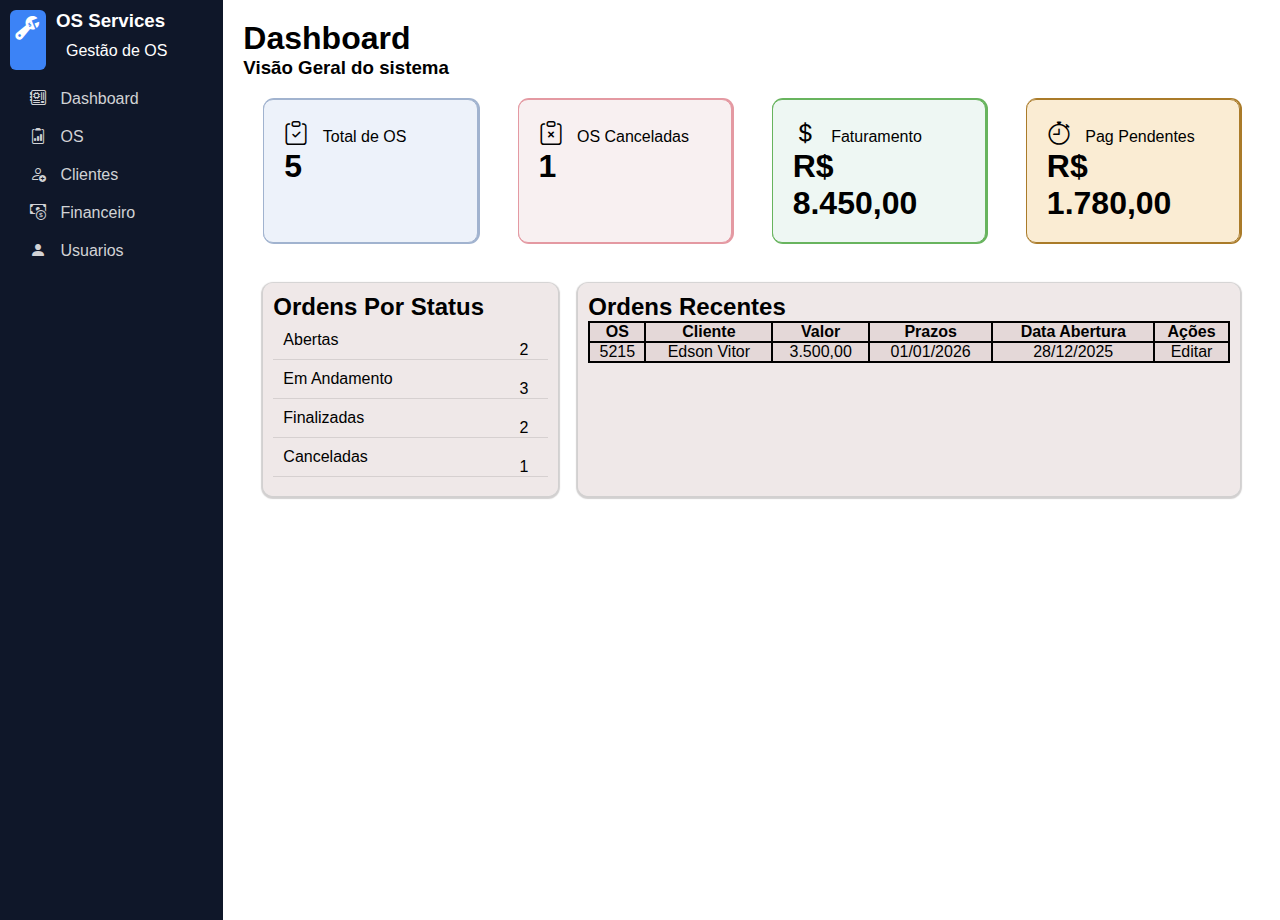
<file: index.html>
<!DOCTYPE html>
<html lang="en">
<head>
    <meta charset="UTF-8">
    <meta name="viewport" content="width=device-width, initial-scale=1.0">
    <title>OS_Services</title>
    <link rel="stylesheet" href="https://cdn.jsdelivr.net/npm/bootstrap-icons@1.11.3/font/bootstrap-icons.min.css">
    <link rel="stylesheet" href="dashboard.css">
    <link rel="stylesheet" href="sidebar.css">
</head>
<body>
        <div class="sidebar">
            <div class="logo-titulos">
                <div class="logo">
                    <i class="bi bi-wrench-adjustable"></i>
                </div>
                <div class="titulos">
                    <h3>OS Services</h3>
                    <p>Gestão de OS</p>
                </div>
            </div>
              
            <div class="lista">
                <ul class="sidebar_ul">
                    <li class="sidebar_li"><i class="bi bi-motherboard"></i> <span>Dashboard</span></li>
                    <li class="sidebar_li"><i class="bi bi-clipboard2-data"></i> <span> OS</span></li>
                    <li class="sidebar_li"><i class="bi bi-person-add"></i> <span>Clientes</span></li>
                    <li class="sidebar_li"><i class="bi bi-cash-coin"></i> <span>Financeiro</span></li>
                    <li class="sidebar_li"><i class="bi bi-person-fill"></i> <span>Usuarios</span></li>
                </ul>
            </div>
        </div>

        <main>
            <h1>Dashboard</h1>
            <h3>Visão Geral do sistema</h3>


            <div class="cards">
                <div class="card total_os">
                    <i class="bi bi-clipboard-check"></i>
                    <span>Total de OS</span>
                    <h1>5</h1>
                </div>
                <div class="card canceladas_os">
                    <i class="bi bi-clipboard-x"></i>
                    <span>OS Canceladas</span>
                    <h1>1</h1>
                </div>
                <div class="card faturamento_os">
                    <i class="bi bi-currency-dollar"></i>
                    <span>Faturamento</span>
                    <h1>R$ 8.450,00</h1>
                </div>
                <div class="card pendente_os">
                    <i class="bi bi-stopwatch"></i>
                    <span>Pag Pendentes</span>
                    <h1>R$ 1.780,00</h1>
                </div>
            </div>

            <div class="container">
                <div class="status">
                    <h2>Ordens Por Status</h2>
                    <ul>
                        <li>Abertas <span>2</span></li>
                        <li>Em Andamento <span>3</span></li>
                        <li>Finalizadas <span>2</span></li>
                        <li>Canceladas <span>1</span></li>
                    </ul>
                </div>

                <div class="recentes">
                    <h2>Ordens Recentes   </h2>
                    <table>
                        <thead>
                            <th>OS</th>
                            <th>Cliente</th>
                            <th>Valor</th>
                            <th>Prazos</th>
                            <th>Data Abertura</th>
                            <th>Ações</th>
                        </thead>
                        <tbody class="corpo_tabela" id="corpo_tabela">
                        <tr>
                            <td>5215</td>
                            <td>Edson Vitor</td>
                            <td>3.500,00</td>
                            <td>01/01/2026</td>
                            <td>28/12/2025</td>
                            <td>Editar</td>
                        </tr>
                        </tbody>
                    </table>
                </div>
            </div>
            
        </main>
    
</body>
</html>
</file>
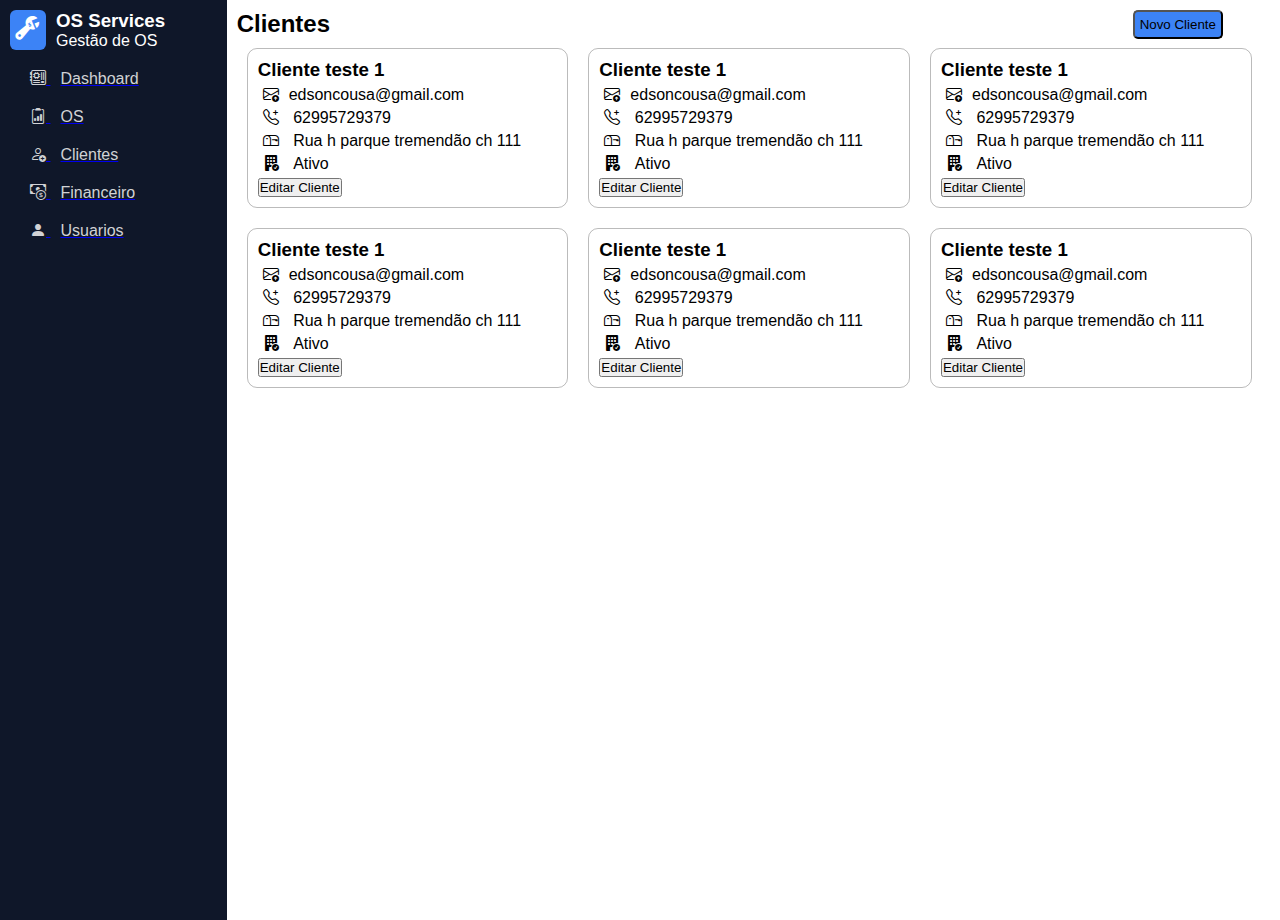
<file: HTML/cliente.html>
<!DOCTYPE html>
<html lang="en">
<head>
    <meta charset="UTF-8">
    <meta name="viewport" content="width=device-width, initial-scale=1.0">
    <title>OS_Services</title>
    <link rel="stylesheet" href="https://cdn.jsdelivr.net/npm/bootstrap-icons@1.11.3/font/bootstrap-icons.min.css">
    <link rel="stylesheet" href="/CSS/cliente.css">
    <link rel="stylesheet" href="/CSS/sidebar.css">
</head>
<body>
       <div class="sidebar">
            <div class="logo-titulos">
                <div class="logo">
                    <i class="bi bi-wrench-adjustable"></i>
                </div>
                <div class="titulos">
                    <h3>OS Services</h3>
                    <p>Gestão de OS</p>
                </div>
            </div>
              
            <div class="lista">
                <ul class="sidebar_ul">
                    <a href="/index.html"><li class="sidebar_li"><i class="bi bi-motherboard"></i> <span>Dashboard</span></li></a>
                    <a href="/HTML/os.html"><li class="sidebar_li"><i class="bi bi-clipboard2-data"></i> <span> OS</span></li></a>
                    <a href="/HTML/cliente.html"><li class="sidebar_li"><i class="bi bi-person-add"></i> <span>Clientes</span></li></a>
                    <a href="/HTML/financeiro.html"><li class="sidebar_li"><i class="bi bi-cash-coin"></i> <span>Financeiro</span></li></a>
                    <a href="/HTML/usuarios.html"><li class="sidebar_li"><i class="bi bi-person-fill"></i> <span>Usuarios</span></li></a>
                </ul>
            </div>
        </div>

        <main>

            <div class="cards">
                    <button id="novo_cliente"> Novo Cliente</button>
                <h2>Clientes</h2>
                

                <div class="card_client">
                    <h3>Cliente teste 1</h3>

                    <p><i class="bi bi-envelope-arrow-up"></i><span>edsoncousa@gmail.com</span> </p>
                    <p><i class="bi bi-telephone-plus"></i> <span>62995729379</span> </p>
                    <p><i class="bi bi-mailbox"></i> <span>Rua h parque tremendão ch 111</span></p>
                    <p><i class="bi bi-building-fill-check"></i> <span>Ativo</span></p>
                    <button>Editar Cliente</button>
                </div>

                <div class="card_client">
                    <h3>Cliente teste 1</h3>

                    <p><i class="bi bi-envelope-arrow-up"></i><span>edsoncousa@gmail.com</span> </p>
                    <p><i class="bi bi-telephone-plus"></i> <span>62995729379</span> </p>
                    <p><i class="bi bi-mailbox"></i> <span>Rua h parque tremendão ch 111</span></p>
                    <p><i class="bi bi-building-fill-check"></i> <span>Ativo</span></p>
                    <button>Editar Cliente</button>
                </div>

                <div class="card_client">
                    <h3>Cliente teste 1</h3>

                    <p><i class="bi bi-envelope-arrow-up"></i><span>edsoncousa@gmail.com</span> </p>
                    <p><i class="bi bi-telephone-plus"></i> <span>62995729379</span> </p>
                    <p><i class="bi bi-mailbox"></i> <span>Rua h parque tremendão ch 111</span></p>
                    <p><i class="bi bi-building-fill-check"></i> <span>Ativo</span></p>
                    <button>Editar Cliente</button>
                </div>

                <div class="card_client">
                    <h3>Cliente teste 1</h3>

                    <p><i class="bi bi-envelope-arrow-up"></i><span>edsoncousa@gmail.com</span> </p>
                    <p><i class="bi bi-telephone-plus"></i> <span>62995729379</span> </p>
                    <p><i class="bi bi-mailbox"></i> <span>Rua h parque tremendão ch 111</span></p>
                    <p><i class="bi bi-building-fill-check"></i> <span>Ativo</span></p>
                    <button>Editar Cliente</button>
                </div>

                <div class="card_client">
                    <h3>Cliente teste 1</h3>

                    <p><i class="bi bi-envelope-arrow-up"></i><span>edsoncousa@gmail.com</span> </p>
                    <p><i class="bi bi-telephone-plus"></i> <span>62995729379</span> </p>
                    <p><i class="bi bi-mailbox"></i> <span>Rua h parque tremendão ch 111</span></p>
                    <p><i class="bi bi-building-fill-check"></i> <span>Ativo</span></p>
                    <button>Editar Cliente</button>
                </div>

                <div class="card_client">
                    <h3>Cliente teste 1</h3>

                    <p><i class="bi bi-envelope-arrow-up"></i><span>edsoncousa@gmail.com</span> </p>
                    <p><i class="bi bi-telephone-plus"></i> <span>62995729379</span> </p>
                    <p><i class="bi bi-mailbox"></i> <span>Rua h parque tremendão ch 111</span></p>
                    <p><i class="bi bi-building-fill-check"></i> <span>Ativo</span></p>
                    <button>Editar Cliente</button>
                </div>

            </div>

            <div class="formulario">
                <form action="POST">
                    <fieldset>
                        <legend>
                            Cadastro de Clientes
                        </legend>

                        <div>
                            <label for="nome">Nome</label>
                            <input type="text" id="nome" class="nome" name="nome">
                        </div>
                        <div>
                            <label for="telefone">Telefone</label>
                            <input type="text" id="telefone" class="telefone" name="telefone">
                        </div>
                        <div>
                            <label for="email">Email</label>
                            <input type="text" id="email" class="email" name="email">
                        </div>
                        <div>
                            <label for="endereco">Endereço</label>
                            <input type="text" id="endereco" class="endereco" name="endereco">
                        </div>
                        <div>
                            <label for="total_os">Total OS</label>
                            <input type="date" id="total_os" class="total_os" name="total_os">
                        </div>
                        <div>
                            <input type="submit" value="Cadastrar" class="submit">
                        </div>
                    </fieldset>
                </form>
            </div>
        </main>
</body>

</html>
</file>
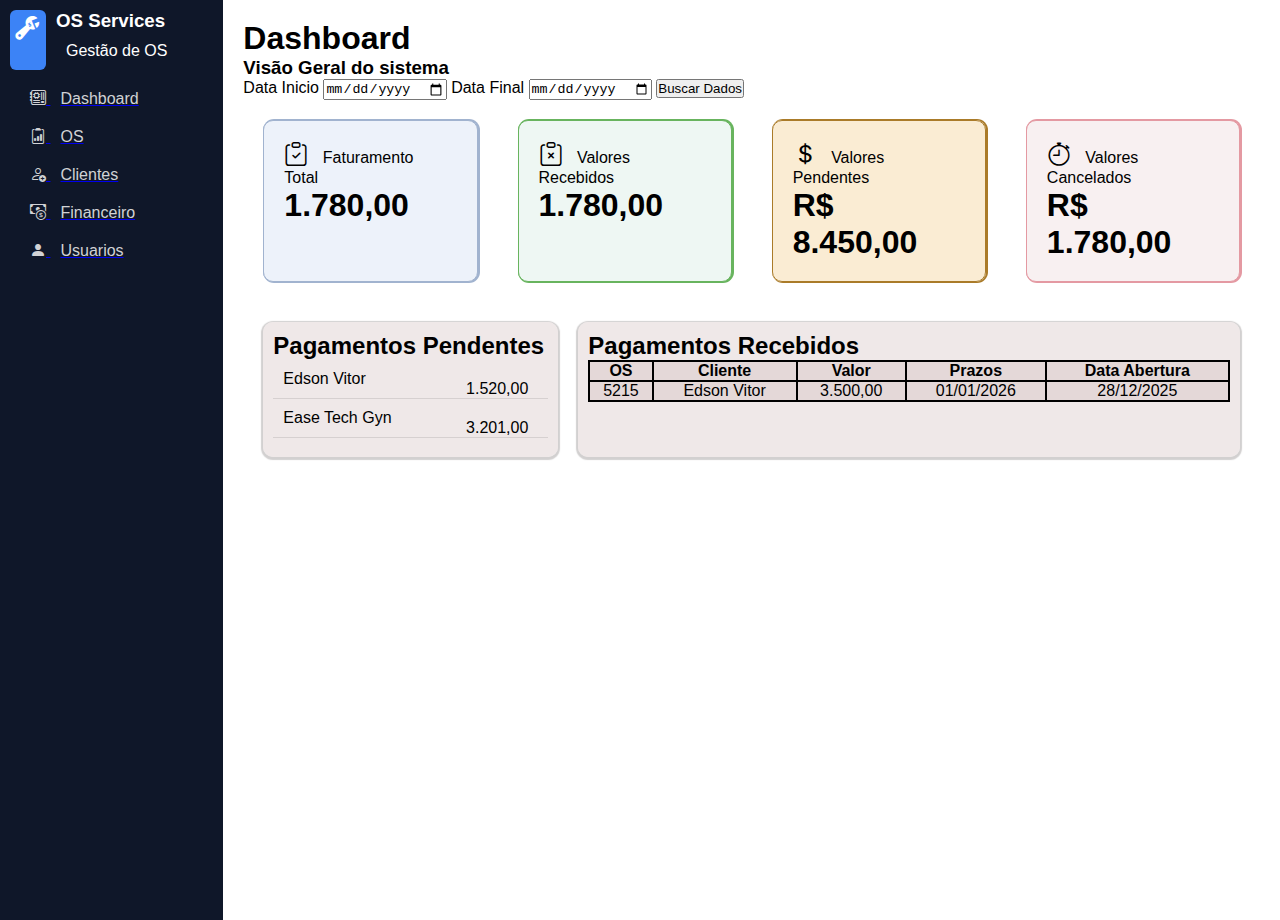
<file: HTML/financeiro.html>
<!DOCTYPE html>
<html lang="en">
<head>
    <meta charset="UTF-8">
    <meta name="viewport" content="width=device-width, initial-scale=1.0">
    <title>OS_Services</title>
    <link rel="stylesheet" href="https://cdn.jsdelivr.net/npm/bootstrap-icons@1.11.3/font/bootstrap-icons.min.css">
    <link rel="stylesheet" href="/CSS/financeiro.css">
    <link rel="stylesheet" href="/CSS/sidebar.css">
</head>
<body>
       <div class="sidebar">
            <div class="logo-titulos">
                <div class="logo">
                    <i class="bi bi-wrench-adjustable"></i>
                </div>
                <div class="titulos">
                    <h3>OS Services</h3>
                    <p>Gestão de OS</p>
                </div>
            </div>
              
            <div class="lista">
                <ul class="sidebar_ul">
                    <a href="/index.html"><li class="sidebar_li"><i class="bi bi-motherboard"></i> <span>Dashboard</span></li></a>
                    <a href="/HTML/os.html"><li class="sidebar_li"><i class="bi bi-clipboard2-data"></i> <span> OS</span></li></a>
                    <a href="/HTML/cliente.html"><li class="sidebar_li"><i class="bi bi-person-add"></i> <span>Clientes</span></li></a>
                    <a href="/HTML/financeiro.html"><li class="sidebar_li"><i class="bi bi-cash-coin"></i> <span>Financeiro</span></li></a>
                    <a href="/HTML/usuarios.html"><li class="sidebar_li"><i class="bi bi-person-fill"></i> <span>Usuarios</span></li></a>
                </ul>
            </div>
        </div>

        <main>
        <h1>Dashboard</h1>
            <h3>Visão Geral do sistema</h3>

            <div>
                <form action="POST">
                    <label for="data-inicio">Data Inicio</label>
                    <input type="date" name="data-inicio" id="data-inicio">

                    <label for="data-final">Data Final</label>
                    <input type="date" name="data-final" id="data-final">

                    <button>Buscar Dados</button>
                </form>
            </div>

            <div class="cards">
                <div class="card total_os">
                    <i class="bi bi-clipboard-check"></i>
                    <span>Faturamento Total</span>
                    <h1>1.780,00</h1>
                </div>
                <div class="card faturamento_os">
                    <i class="bi bi-clipboard-x"></i>
                    <span>Valores Recebidos</span>
                    <h1>1.780,00</h1>
                </div>
                <div class="card pendente_os">
                    <i class="bi bi-currency-dollar"></i>
                    <span>Valores Pendentes</span>
                    <h1>R$ 8.450,00</h1>
                </div>
                <div class="card  canceladas_os">
                    <i class="bi bi-stopwatch"></i>
                    <span>Valores Cancelados</span>
                    <h1>R$ 1.780,00</h1>
                </div>
            </div>

            <div class="container">
                <div class="status">
                    <h2>Pagamentos Pendentes</h2>
                    <ul>
                        <li>Edson Vitor<span>1.520,00</span></li>
                        <li>Ease Tech Gyn<span>3.201,00</span></li>
                    </ul>
                </div>

                <div class="recentes">
                    <h2>Pagamentos Recebidos</h2>
                    <table>
                        <thead>
                            <th>OS</th>
                            <th>Cliente</th>
                            <th>Valor</th>
                            <th>Prazos</th>
                            <th>Data Abertura</th>
                        </thead>
                        <tbody class="corpo_tabela" id="corpo_tabela">
                        <tr>
                            <td>5215</td>
                            <td>Edson Vitor</td>
                            <td>3.500,00</td>
                            <td>01/01/2026</td>
                            <td>28/12/2025</td>
                        </tr>
                        </tbody>
                    </table>
                </div>
            </div>
            
        </main>
</body>

</html>
</file>
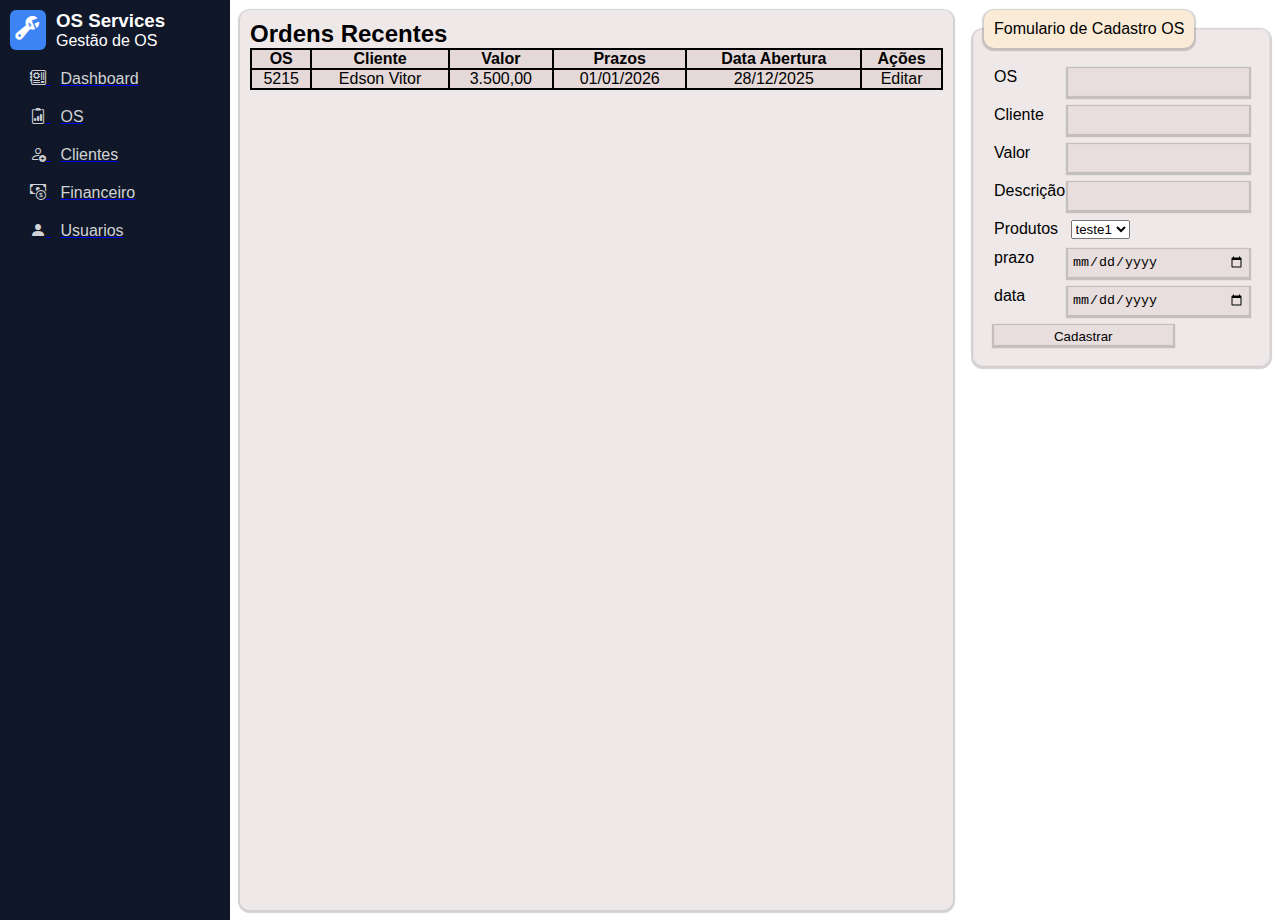
<file: HTML/os.html>
<!DOCTYPE html>
<html lang="en">
<head>
    <meta charset="UTF-8">
    <meta name="viewport" content="width=device-width, initial-scale=1.0">
    <title>OS_Services</title>
    <link rel="stylesheet" href="https://cdn.jsdelivr.net/npm/bootstrap-icons@1.11.3/font/bootstrap-icons.min.css">
    <link rel="stylesheet" href="/CSS/os.css">
    <link rel="stylesheet" href="/CSS/sidebar.css">
</head>
<body>
       <div class="sidebar">
            <div class="logo-titulos">
                <div class="logo">
                    <i class="bi bi-wrench-adjustable"></i>
                </div>
                <div class="titulos">
                    <h3>OS Services</h3>
                    <p>Gestão de OS</p>
                </div>
            </div>
              
            <div class="lista">
                <ul class="sidebar_ul">
                    <a href="/index.html"><li class="sidebar_li"><i class="bi bi-motherboard"></i> <span>Dashboard</span></li></a>
                    <a href="/HTML/os.html"><li class="sidebar_li"><i class="bi bi-clipboard2-data"></i> <span> OS</span></li></a>
                    <a href="/HTML/cliente.html"><li class="sidebar_li"><i class="bi bi-person-add"></i> <span>Clientes</span></li></a>
                    <a href="/HTML/financeiro.html"><li class="sidebar_li"><i class="bi bi-cash-coin"></i> <span>Financeiro</span></li></a>
                    <a href="/HTML/usuarios.html"><li class="sidebar_li"><i class="bi bi-person-fill"></i> <span>Usuarios</span></li></a>
                </ul>
            </div>
        </div>

        <main>

            <div class="tabela">
                <h2>Ordens Recentes   </h2>
                <table>
                    <thead>
                        <th>OS</th>
                        <th>Cliente</th>
                        <th>Valor</th>
                        <th>Prazos</th>
                        <th>Data Abertura</th>
                        <th>Ações</th>
                    </thead>
                    <tbody class="corpo_tabela" id="corpo_tabela">
                    <tr>
                        <td>5215</td>
                        <td>Edson Vitor</td>
                        <td>3.500,00</td>
                        <td>01/01/2026</td>
                        <td>28/12/2025</td>
                        <td>Editar</td>
                    </tr>
                    </tbody>
                </table>
            </div>

            <div class="formulario">
                <form action="POST">
                    <fieldset>
                        <legend>
                            Fomulario de Cadastro OS
                        </legend>

                        <div>
                            <label for="os">OS</label>
                            <input type="text" id="os" class="os" name="os">
                        </div>
                        <div>
                            <label for="cliente">Cliente</label>
                            <input type="text" id="cliente" class="cliente" name="cliente">
                        </div>
                        <div>
                            <label for="valor">Valor</label>
                            <input type="text" id="valor" class="valor" name="valor">
                        </div>
                        <div>
                            <label for="descricao">Descrição</label>
                            <input type="text" id="descricao" class="descricao" name="descricao">
                        </div>
                        <div>
                            <label for="produtos">Produtos</label>
                            <select name="produtos" id="produtos">
                                <option value="teste1">teste1</option>
                                <option value="teste1">teste1</option>
                                <option value="teste1">teste1</option>
                                <option value="teste1">teste1</option> 
                            </select>
                        </div>
                        <div>
                            <label for="prazo">prazo</label>
                            <input type="date" id="prazo" class="prazo" name="prazo">
                        </div>
                        <div>
                            <label for="data">data</label>
                            <input type="date" id="data" class="data" name="data">
                        </div>
                        <div>
                            <input type="submit" value="Cadastrar" class="submit">
                        </div>
                    </fieldset>
                </form>
            </div>
        </main>
</body>

</html>
</file>
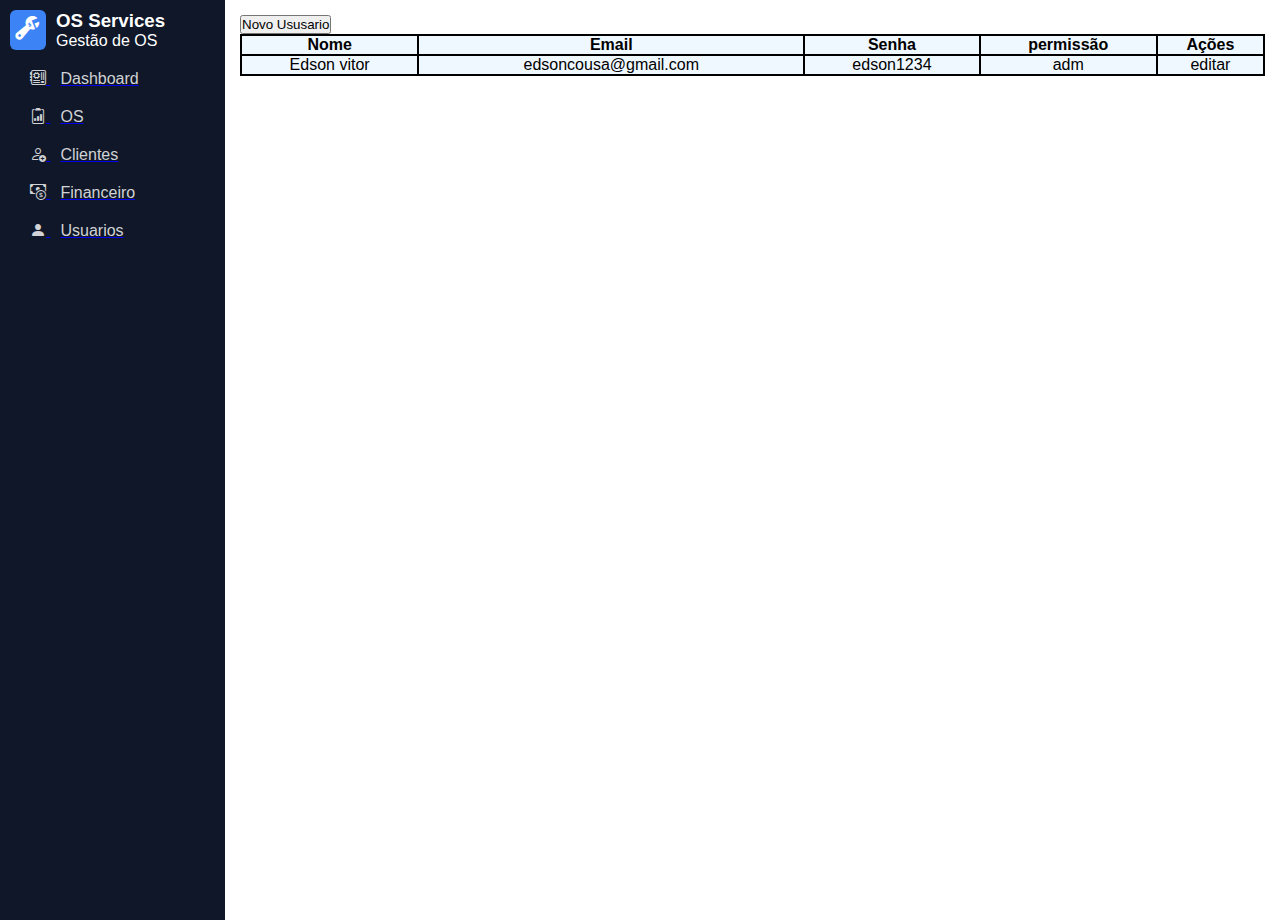
<file: HTML/usuarios.html>
<!DOCTYPE html>
<html lang="en">
<head>
    <meta charset="UTF-8">
    <meta name="viewport" content="width=device-width, initial-scale=1.0">
    <title>OS_Services</title>
    <link rel="stylesheet" href="https://cdn.jsdelivr.net/npm/bootstrap-icons@1.11.3/font/bootstrap-icons.min.css">
    <link rel="stylesheet" href="/CSS/usuarios.css">
    <link rel="stylesheet" href="/CSS/sidebar.css">
</head>
<body>
       <div class="sidebar">
            <div class="logo-titulos">
                <div class="logo">
                    <i class="bi bi-wrench-adjustable"></i>
                </div>
                <div class="titulos">
                    <h3>OS Services</h3>
                    <p>Gestão de OS</p>
                </div>
            </div>
              
            <div class="lista">
                <ul class="sidebar_ul">
                    <a href="/index.html"><li class="sidebar_li"><i class="bi bi-motherboard"></i> <span>Dashboard</span></li></a>
                    <a href="/HTML/os.html"><li class="sidebar_li"><i class="bi bi-clipboard2-data"></i> <span> OS</span></li></a>
                    <a href="/HTML/cliente.html"><li class="sidebar_li"><i class="bi bi-person-add"></i> <span>Clientes</span></li></a>
                    <a href="/HTML/financeiro.html"><li class="sidebar_li"><i class="bi bi-cash-coin"></i> <span>Financeiro</span></li></a>
                    <a href="/HTML/usuarios.html"><li class="sidebar_li"><i class="bi bi-person-fill"></i> <span>Usuarios</span></li></a>
                </ul>
            </div>
        </div>

        <main>
            <button id="novo_usuario">Novo Ususario</button>

            <div class="formulario">
                <h1 class="fechar_form" id="fechar_form">X</h1>
                <form action="POST">
                    <fieldset>
                        <legend>
                            Cadastro de Usuarios
                        </legend>

                        <div>
                            <label for="nome">Nome</label>
                            <input type="text" id="nome" class="nome" name="nome">
                        </div>
                        <div>
                            <label for="email">Email</label>
                            <input type="text" id="email" class="email" name="email">
                        </div>
                        <div>
                            <label for="senha">Senha</label>
                            <input type="text" id="senha" class="senha" name="senha">
                        </div>
                        <div>
                            <label for="permissao">Permissão</label>
                            <select name="permissao" id="permissao" class="permissao">
                                <option value="ADM">ADM</option>
                                <option value="TECH">TECH</option>
                            </select>
                        </div>
                        <div>
                            <input type="button" value="Cadastrar" id="enviar">
                        </div>
                    </fieldset>
                </form>
            </div>
             

            <table>
                <thead>
                    <th>Nome</th>
                    <th>Email</th>
                    <th>Senha</th>
                    <th>permissão</th>
                    <th>Ações</th>
                </thead>
                <tbody id="corpo_tabela">
                    <tr>
                        <td>Edson vitor</td>
                        <td>edsoncousa@gmail.com</td>
                        <td>edson1234</td>
                        <td>adm</td>
                        <td>editar</td>
                    </tr>
                </tbody>
            </table>
        </main>
</body>

<script src="/JavaScript/usuarios.js"></script>
<script src="/JavaScript/interface_usuarios.js"></script>

</html>
</file>
<file: dashboard.css>
main{
    padding: 20px;
    width: 100%;
}

.cards{
    display: flex;
    width: 100%;
}
.card{
    padding: 20px;
    margin: 20px;
    border-radius: 10px;
    width: 20%;
}
p{
    padding: 10px;
}
.card i{
    font-size: 24px;
}

.total_os{
    background-color: #EDF2FA;
    box-shadow:1px 0px 0px 1px #a1b3cf;
    border: solid 1px #a1b3cf;
}
.canceladas_os{
    background-color: #F8F0F1;
    box-shadow:1px 0px 0px 1px #e499a2;
    border: solid 1px #e499a2;
}
.faturamento_os{
    background-color: #EEF7F3;
    box-shadow:1px 0px 0px 1px #68b45e;
    border: solid 1px #68b45e;
}
.pendente_os{
    background-color: #f8e4c2b6;
    box-shadow:1px 0px 0px 1px #aa7b29;
    border: solid 1px #aa7b29;
}

.container{
    display: flex;
    padding: 10px;
}
.status{
    width: 30%;
    margin: 10px;
    padding: 10px;
    border-radius: 10px;
    background-color:#e4d8d894 ;
    box-shadow:0px 1px 1px 2px #31282838;
}

.status ul{
    list-style: none;   
}

.status ul li{
    padding: 10px; 
    border-bottom: solid 1px rgba(0, 0, 0, 0.103); 
}

.status ul li span{
    float: right;
}

.recentes{
    width: 70%;
    margin: 10px;
    padding: 10px;
    border-radius: 10px;
    background-color:#e4d8d894 ;
    box-shadow:0px 1px 1px 2px #31282838;
}

table{
    width: 100%;
    background-color: rgb(0, 0, 0);
    text-align: center;
}
tr:hover{
    cursor: pointer;
    color: #024cc4;
}
th{
    background-color: #e4d8d8;
}
td{
    background-color: #e4d8d8;
}
</file>
<file: sidebar.css>
*{
    margin: 0px;
    padding: 0;

}
.logo-titulos{
    display: flex;
}
.logo{
    font-size: 24px;
    background-color: #3c83f6;
    width: 26px;
    border-radius: 6px;
    padding: 5px;
}
.titulos{
    font-size: 16px;
    margin-left: 10px;
}
.sidebar{
    padding: 10px;
    width: 20%;
    height: 100%;
    background-color: #0f1729;
    min-height: 100vh;
    color: #fff;
}
.sidebar_ul{
    padding: 10px;
    list-style: none;
}
.sidebar_li{
    padding: 10px;
    color: #ffffffd0;
}
.sidebar_li:hover{
    border-radius: 10px;
    cursor: pointer;
    background-color: #3c83f6;
}
span{
    margin: 10px;
}
body {
    display: flex;
    min-height: 100vh;
    font-family: Arial, sans-serif;
}
</file>
<file: CSS/cliente.css>
main{
    display: flex;
    width: 100%;
    padding: 10px;
}

.cards{
    width: 100%;
}

.card_client{
    width: 29%;
    border: solid 1px rgba(0, 0, 0, 0.267);
    border-radius: 10px;
    margin: 10px;
    padding: 10px;
    float: left;
}

.card_client p{
    margin: 5px;
}

.formulario{
    display: none;
}

#novo_cliente{
    position: fixed;
    margin-left:70%;
    padding: 5px;
    background-color: #3c83f6;
    border-radius: 5px;
}
</file>
<file: CSS/sidebar.css>
*{
    margin: 0px;
    padding: 0;

}
.logo-titulos{
    display: flex;
}
.logo{
    font-size: 24px;
    background-color: #3c83f6;
    width: 26px;
    border-radius: 6px;
    padding: 5px;
}
.titulos{
    font-size: 16px;
    margin-left: 10px;
}
.sidebar{
    padding: 10px;
    width: 20%;
    height: 100%;
    background-color: #0f1729;
    min-height: 100vh;
    color: #fff;
}
.sidebar_ul{
    padding: 10px;
    list-style: none;
}
.sidebar_li{
    padding: 10px;
    color: #ffffffd0;
    text-decoration: none;
    list-style: none;
}
.sidebar_li:hover{
    border-radius: 10px;
    cursor: pointer;
    background-color: #3c83f6;
}
span{
    margin: 10px;
}
body {
    display: flex;
    min-height: 100vh;
    font-family: Arial, sans-serif;
}
</file>
<file: CSS/financeiro.css>
main{
    padding: 20px;
    width: 100%;
}

.cards{
    display: flex;
    width: 100%;
}
.card{
    padding: 20px;
    margin: 20px;
    border-radius: 10px;
    width: 20%;
}
p{
    padding: 10px;
}
.card i{
    font-size: 24px;
}

.total_os{
    background-color: #EDF2FA;
    box-shadow:1px 0px 0px 1px #a1b3cf;
    border: solid 1px #a1b3cf;
}
.canceladas_os{
    background-color: #F8F0F1;
    box-shadow:1px 0px 0px 1px #e499a2;
    border: solid 1px #e499a2;
}
.faturamento_os{
    background-color: #EEF7F3;
    box-shadow:1px 0px 0px 1px #68b45e;
    border: solid 1px #68b45e;
}
.pendente_os{
    background-color: #f8e4c2b6;
    box-shadow:1px 0px 0px 1px #aa7b29;
    border: solid 1px #aa7b29;
}

.container{
    display: flex;
    padding: 10px;
}
.status{
    width: 30%;
    margin: 10px;
    padding: 10px;
    border-radius: 10px;
    background-color:#e4d8d894 ;
    box-shadow:0px 1px 1px 2px #31282838;
}

.status ul{
    list-style: none;   
}

.status ul li{
    padding: 10px; 
    border-bottom: solid 1px rgba(0, 0, 0, 0.103); 
}
.status ul li:hover{
    cursor: pointer;
    color: #024cc4;
}

.status ul li span{
    float: right;
}

.recentes{
    width: 70%;
    margin: 10px;
    padding: 10px;
    border-radius: 10px;
    background-color:#e4d8d894 ;
    box-shadow:0px 1px 1px 2px #31282838;
}

table{
    width: 100%;
    background-color: rgb(0, 0, 0);
    text-align: center;
}
tr:hover{
    cursor: pointer;
    color: #024cc4;
}
th{
    background-color: #e4d8d8;
}
td{
    background-color: #e4d8d8;
}
</file>
<file: CSS/os.css>
main{
    width: 100%;
    display: flex;
}

.tabela{
    width: 70%;
    margin: 10px;
    padding: 10px;
    border-radius: 10px;
    background-color:#e4d8d894 ;
    box-shadow:0px 1px 1px 2px #31282838;
}

table{
    width: 100%;
    background-color: rgb(0, 0, 0);
    text-align: center;
}
tr:hover{
    cursor: pointer;
    color: #024cc4;
}
th{
    background-color: #e4d8d8;
}
td{
    background-color: #e4d8d8;
}

.formulario{
    width: 30%;
    margin: 10px;
}

.formulario legend{
    padding: 10px;
    border-radius: 10px;
    background-color:antiquewhite;
    box-shadow:0px 1px 1px 2px #31282838;
}

.formulario fieldset{
    padding: 10px;
    border-radius: 10px;
    background-color: #e4d8d894;
    box-shadow:0px 1px 1px 2px #31282838;
    border: solid 1px #e4d8d894;
}

.formulario div{
    margin: 10px;
    display: flex;
}

.formulario div label{
    width: 30%;
}

.formulario div input{
    padding: 3px;
    width: 70%;
    height: 20px;
    background-color: #e4d8d894;
    box-shadow:0px 1px 1px 2px #31282838;
    border: solid 1px #e4d8d894;
}
.submit:hover{
    cursor: pointer;
    background-color: antiquewhite;
}
</file>
<file: CSS/usuarios.css>
main{
    width: 100%;
    padding: 15px;
}
table{
    background-color: black;
    width: 100%;
    text-align: center;
}
th{
    background-color: aliceblue;
}
td{
    background-color: aliceblue;
}

.formulario{
    width: 40%;
    margin-left: 15%;
    margin-top: 5%;
    position:fixed;
    display: none;
}
form div{
    padding: 10px;
    display: flex;
}
form legend{
    padding: 10px;
    background-color: rgb(83, 81, 81);
    color: #fff;
    border-radius: 20px;
}
form fieldset{
    color: #000 ;
    padding: 10px;
    background-color: rgb(119, 115, 115);
    border-radius: 10px;
}
form div label{
    width: 20%;
}
.fechar_form{
    position: relative;
    top: 40px;
    left: 95%;
    background-color: rgb(119, 115, 115);
    width: 40px;
    text-align: center;
    border-radius: 25px;
    color: white;
    box-shadow: #000 2px 2px 2px 1px;
}

.fechar_form:hover{
    background-color: rgb(97, 94, 94);
    cursor: pointer;
}

.acoes{
    padding: 5px;
}
</file>
